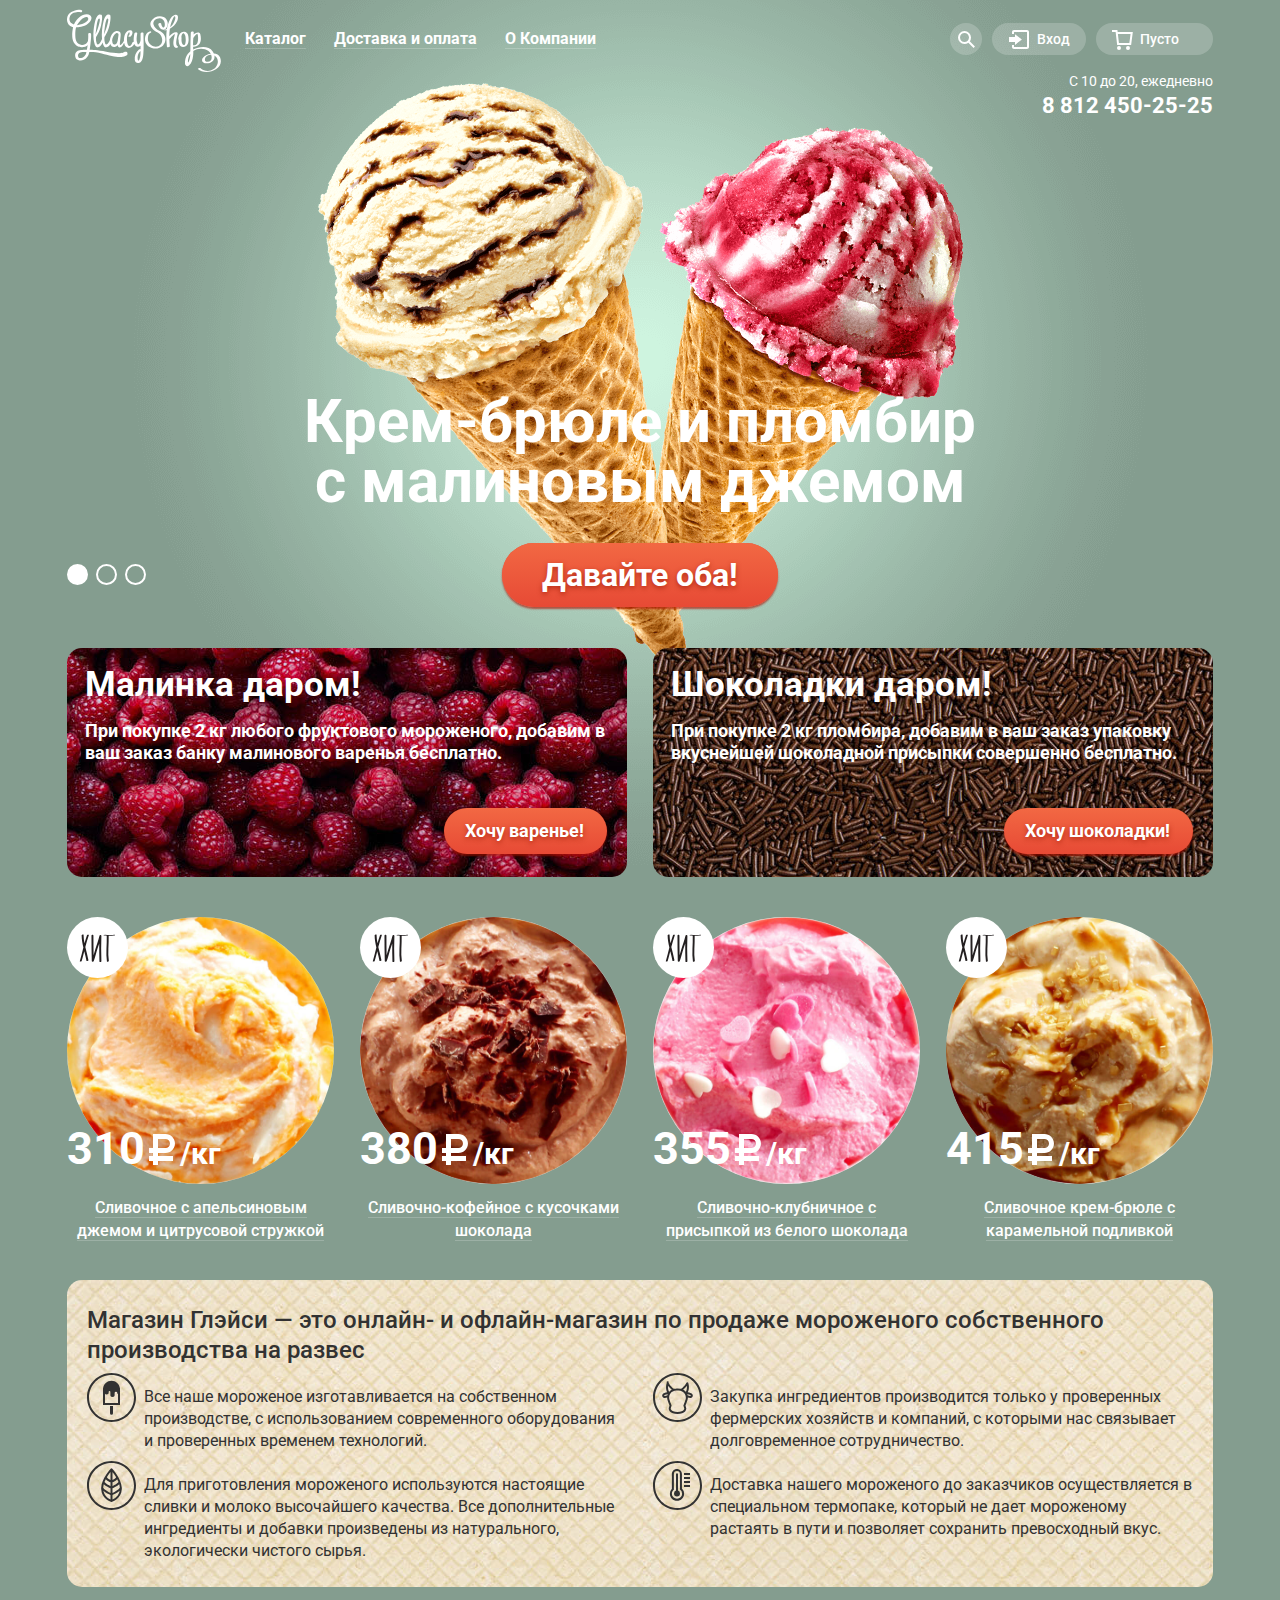
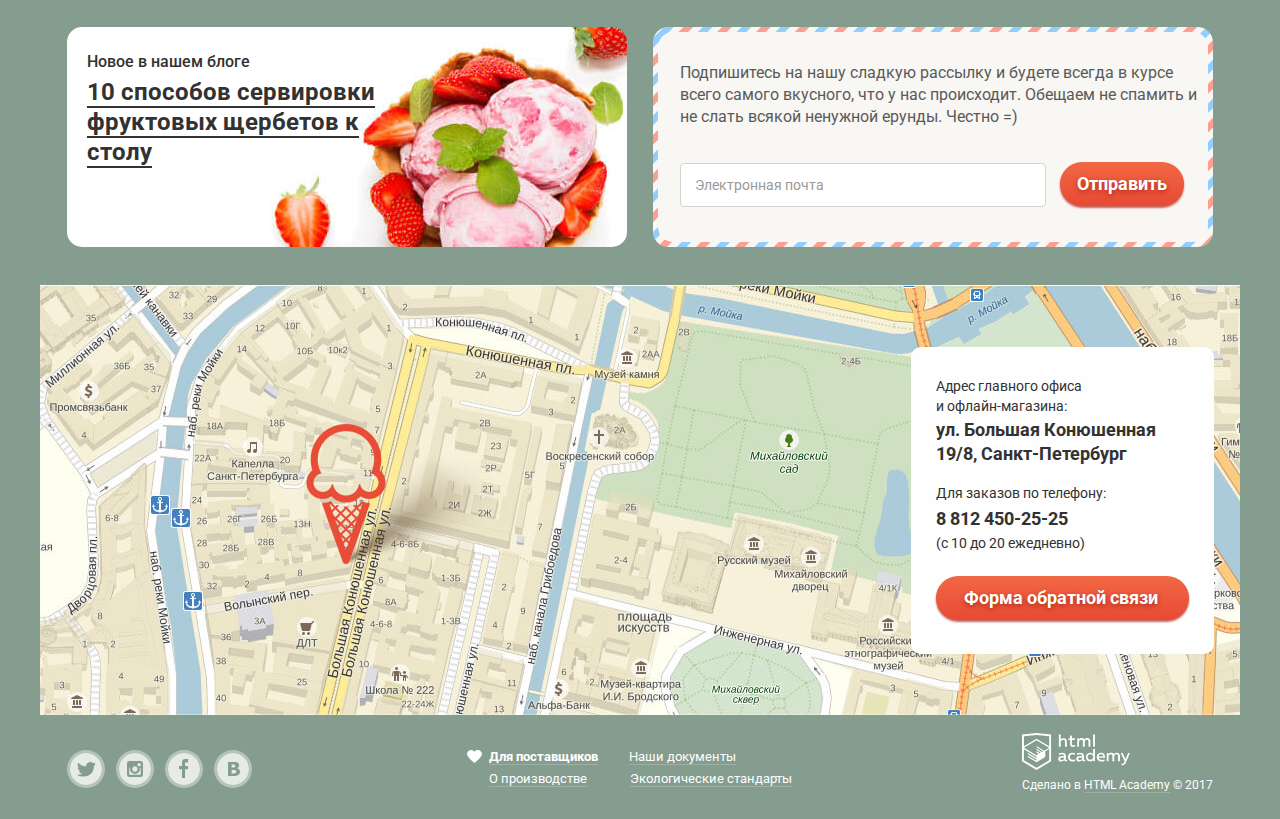
<file: index.html>
<!DOCTYPE html>
<html lang="ru">
    <head>
        <meta charset="utf-8">
        <link href="css/normalize.css" rel="stylesheet">
        <link href="https://fonts.googleapis.com/css?family=Roboto:400,500,700&amp;subset=cyrillic" rel="stylesheet" type="text/css"> 
        <link href="css/style.min.css" rel="stylesheet">
        <title>HTML Academy: Глейси</title>
    </head>
    <body>
        <input id="radio1" type="radio" name="toggle" class="toggle1 visually-hidden" checked>
        <input id="radio2" type="radio" name="toggle" class="toggle2 visually-hidden">
        <input id="radio3" type="radio" name="toggle" class="toggle3 visually-hidden">
        <div class="index-background">
            <header class="main-header container">
                <div class="flex-wrapper">
                    <a class="main-header-logo">
                        <img src="img/logo.svg" width="154" height="64" alt="Логотип магазина «Gllacy»">
                    </a>
                    <nav class="main-navigation">
                        <ul class="site-navigation">
                            <li class="parent-link main-page">
                                <a href="#">Каталог</a>
                                <ul class="sub-menu">
                                    <li class="sub-first">
                                        <a href="#" class="after-line">Новинки</a>
                                    </li>
                                    <li>
                                        <a href="catalog.html">Сливочное</a>
                                    </li>
                                    <li>
                                        <a href="#">Щербеты</a>
                                    </li>
                                    <li>
                                        <a href="#">Фруктовый лед</a>
                                    </li>
                                    <li class="sub-last">
                                        <a href="#">Мелорин</a>
                                    </li>
                                </ul>
                            </li>
                            <li class="delivery">
                                <a href="#">Доставка и оплата</a>
                            </li>
                            <li class="about-company">
                                <a href="#">О Компании</a>
                            </li>
                        </ul>
                    </nav>  
                    <ul class="user-navigation">
                        <li class="type-search">
                            <a href="#"><span class="visually-hidden">Поиск</span></a>
                            <form action="https://echo.htmlacademy.ru" method="post">
                                <label for="search-form" class="visually-hidden">Поиск</label>
                                <input id="search-form" type="search" placeholder="Что ищем?" name="search" class="input-style">
                            </form>
                        </li>
                        <li class="login-link">
                            <a href="#">Вход</a>
                            <form action="https://echo.htmlacademy.ru" method="post">
                                <p>
                                    <label for="login-email" class="visually-hidden">Электронная почта</label>
                                    <input id="login-email" type="text" placeholder="Электронная почта" name="email" class="input-style">
                                </p>
                                <p>
                                    <label for="login-password" class="visually-hidden">Пароль</label> 
                                    <input id="login-password" type="password" placeholder="Пароль" name="password" class="input-style">
                                </p>
                                <div class="btn-wrapper">
                                    <button type="submit" class="btn btn-login">Войти</button>
                                    <div class="login-option">
                                        <a href="#">Забыли пароль?</a>
                                        <a href="#">Новая регистрация</a>
                                    </div>    
                                </div> 
                            </form>
                        </li>
                        <li class="basket">
                            <a href="#" class="basket-empty">Пусто</a>
                        </li>
                    </ul>
                </div>
                <div class="header-contact-info">
                    <p>С 10 до 20, ежедневно</p>
                    <a href="tel:+78124502525">8 812 450-25-25</a>
                </div>
            </header>
            <main>
                <h1 class="visually-hidden">Магазин мороженного "Gllacy"</h1>
                <div class="banner container">
                    <div class="banner-slide slide1">
                        <h2 class="title-slide">Крем-брюле и пломбир с малиновым джемом</h2>
                        <a href="#" class="btn btn-slide">Давайте оба!</a>
                    </div>
                    <div class="banner-slide slide2">   
                        <h2 class="title-slide">Шоколадный пломбир и лимонный сорбет</h2>
                        <a href="#" class="btn btn-slide">Давайте оба!</a>
                    </div>
                    <div class="banner-slide slide3">
                        <h2 class="title-slide">Пломбир с помадкой и клубничный щербет</h2>
                        <a href="#" class="btn btn-slide">Давайте оба!</a>
                    </div>
                    <div class="banner-radio">
                        <label for="radio1" class="toggle1">Первый слайд</label>
                        <label for="radio2" class="toggle2">Второй слайд</label>
                        <label for="radio3" class="toggle3">Третий слайд</label>
                    </div>
                </div>
                <section class="bonus container">
                    <h2 class="visually-hidden">Бонусные предложения</h2>
                    <div class="bonus-raspberry">
                        <h3>Малинка даром!</h3>
                        <p>При покупке 2 кг любого фруктового мороженого, добавим в ваш заказ банку малинового варенья бесплатно.</p>
                        <a href="#" class="btn bonus-card-btn">Хочу варенье!</a>
                    </div>
                    <div class="bonus-chocolate">
                        <h3>Шоколадки даром!</h3>
                        <p>При покупке 2 кг пломбира, добавим в ваш заказ упаковку вкуснейшей шоколадной присыпки совершенно бесплатно.</p>
                        <a href="#" class="btn bonus-card-btn">Хочу шоколадки!</a>
                    </div>
                </section>
                <section class="hits container">
                    <h2 class="visually-hidden">Популярные товары</h2>
                    <div class="catalog-item icon-hit">
                        <img src="img/catalog-icecream1.jpg" width="267" height="267" alt="Апельсиновое мороженое"> 
                        <p class="price">310<span class="ruble"></span><span class="kilo">/кг</span></p>
                        <h3 class="name-item">
                            <a href="#">Сливочное с апельсиновым джемом и цитрусовой стружкой</a>
                        </h3>
                        <div class="shadow-hover">
                            <a href="#" class="btn btn-view">Быстрый просмотр</a>
                        </div>
                    </div>
                    <div class="catalog-item icon-hit">
                        <img src="img/catalog-icecream2.jpg" width="267" height="267" alt="Кофейное мороженое"> 
                        <p class="price">380<span class="ruble"></span><span class="kilo">/кг</span></p>
                        <h3 class="name-item">
                            <a href="#">Сливочно-кофейное с кусочками шоколада</a>
                        </h3>
                        <div class="shadow-hover">
                            <a href="#" class="btn btn-view">Быстрый просмотр</a>
                        </div>
                    </div>
                    <div class="catalog-item icon-hit">
                        <img src="img/catalog-icecream3.jpg" width="267" height="267" alt="Клубничное мороженое"> 
                        <p class="price">355<span class="ruble"></span><span class="kilo">/кг</span></p>
                        <h3 class="name-item">
                            <a href="#">Сливочно-клубничное с присыпкой из белого шоколада</a>
                        </h3>
                        <div class="shadow-hover">
                            <a href="#" class="btn btn-view">Быстрый просмотр</a>
                        </div>
                    </div>
                    <div class="catalog-item icon-hit">
                        <img src="img/catalog-icecream4.jpg" width="267" height="267" alt="Мороженое Крем-брюле"> 
                        <p class="price">415<span class="ruble"></span><span class="kilo">/кг</span></p>
                        <h3 class="name-item">
                            <a href="#">Сливочное крем-брюле с карамельной подливкой</a>
                        </h3>
                        <div class="shadow-hover">
                            <a href="#" class="btn btn-view">Быстрый просмотр</a>
                        </div>
                    </div>  
                </section>
                <section class="benefit container">
                    <h2 class="visually-hidden">Преимущества</h2>
                    <div class="about-us">
                        <h3>Магазин Глэйси — это онлайн- и офлайн-магазин по продаже мороженого собственного производства на развес</h3>
                        <ul>
                            <li class="benefit-icon ice-icon">Все наше мороженое изготавливается на собственном производстве, с использованием современного оборудования и проверенных временем технологий.</li>
                            <li class="benefit-icon cow-icon">Закупка ингредиентов  производится только у проверенных фермерских хозяйств и компаний, с которыми нас связывает долговременное сотрудничество.</li>
                            <li class="benefit-icon eco-icon">Для приготовления мороженого используются настоящие сливки и молоко высочайшего качества. Все дополнительные ингредиенты и добавки произведены из натурального, экологически чистого сырья.</li>
                            <li class="benefit-icon thermometer-icon">Доставка нашего мороженого до заказчиков осуществляется в специальном термопаке, который не дает мороженому растаять в пути и позволяет сохранить превосходный вкус.</li>
                        </ul>
                    </div>
                </section>
                <div class="other-info container">
                    <article class="blog">
                        <div class="new-in">
                            <h2>Новое в нашем блоге</h2>
                            <a href="#">10 способов сервировки фруктовых щербетов к столу</a>
                        </div>
                    </article>
                    <section class="subscription">
                        <h2 class="visually-hidden">Подписка на рассылку</h2>
                        <div class="news">
                            <div class="bg-white">
                                <p>Подпишитесь на нашу сладкую рассылку и будете всегда в курсе всего самого вкусного, что у нас происходит. Обещаем не спамить и не слать всякой ненужной ерунды. Честно =)</p>
                                <form action="https://echo.htmlacademy.ru" method="post">
                                    <label for="subscription-email" class="visually-hidden">Электронная почта</label>
                                    <input id="subscription-email" type="text" placeholder="Электронная почта" name="email" class="input-style">
                                    <button type="submit" class="btn btn-sub">Отправить</button>
                                </form>    
                            </div>
                        </div>
                    </section>    
                </div>
                <section class="contacts" id="map">
                    <h2 class="visually-hidden">Наши контакты</h2>
                    <div class="container">
                        <div class="address">
                            <p>Адрес главного офиса и офлайн-магазина:</p>
                            <b>ул. Большая Конюшенная 19/8, Санкт-Петербург</b>
                            <p>Для заказов по телефону:</p>
                            <a href="tel:+78124502525">8 812 450-25-25</a>
                            <p>(с 10 до 20 ежедневно)</p>
                            <a href="#" class="btn btn-fullback">Форма обратной связи</a>                    
                        </div>
                    </div>
                </section>
            </main>
            <footer class="main-footer container">
                <div class="footer-social">
                    <ul>
                        <li>
                            <a class="social-btn tw-btn" href="#"><span class="visually-hidden">Twitter</span></a>
                        </li>
                        <li>
                            <a class="social-btn inst-btn" href="#"><span class="visually-hidden">Instagram</span></a>
                        </li>
                        <li>
                            <a class="social-btn fb-btn" href="#"><span class="visually-hidden">Facebook</span></a>
                        </li>
                        <li>
                            <a class="social-btn vk-btn" href="#"><span class="visually-hidden">VK</span></a>
                        </li>
                    </ul>
                </div>
                <div class="useful-info">
                    <ul>
                        <li class="suppliers-heart">
                            <a href="#" class="suppliers footer-link">Для поставщиков</a>
                        </li>
                        <li>
                            <a href="#" class="footer-link">Наши документы</a>
                        </li>
                        <li>
                            <a href="#" class="footer-link">О производстве</a>
                        </li>
                        <li>
                            <a href="#" class="footer-link">Экологические стандарты</a>
                        </li>
                    </ul>
                </div>
                <div class="copyright">
                    <a href="https://htmlacademy.ru/intensive/htmlcss">
                        <img src="img/logo-htmlacademy.svg" width="108" height="39" alt="HTMLacademy">
                    </a>
                    <p>Сделано в <a href="https://htmlacademy.ru/intensive/htmlcss" class="footer-link">HTML Academy</a> &#169; 2017</p>
                </div>
            </footer>
        </div>
        <div class="feedback-form">
            <p>Мы обязательно вам ответим!</p>
            <button type="button" class="modal-close-big">Закрыть</button>
            <form action="https://echo.htmlacademy.ru" method="post">
                <p>
                    <label for="feedback-name" class="visually-hidden">Имя</label>
                    <input id="feedback-name" type="text" placeholder="Как вас зовут?" name="name" class="input-style">
                </p>
                <p>
                    <label for="feedback-email" class="visually-hidden">Электронная почта</label>
                    <input id="feedback-email" type="text" placeholder="Ваша почта для ответа?" name="email" class="input-style">
                </p>
                <p>
                    <label for="textarea" class="visually-hidden">Ваш вопрос</label>
                    <textarea id="textarea" placeholder="Напишите что-нибудь..." name="question" class="input-style"></textarea>
                </p>
                <button type="submit" class="btn btn-feedback">Отправить</button>
            </form>
        </div>
        <div class="feedback-overlay"></div>
        <script src="https://api-maps.yandex.ru/2.1/?lang=ru_RU" type="text/javascript"></script>
        <script src="js/script.min.js"></script>
    </body>
</html>
</file>
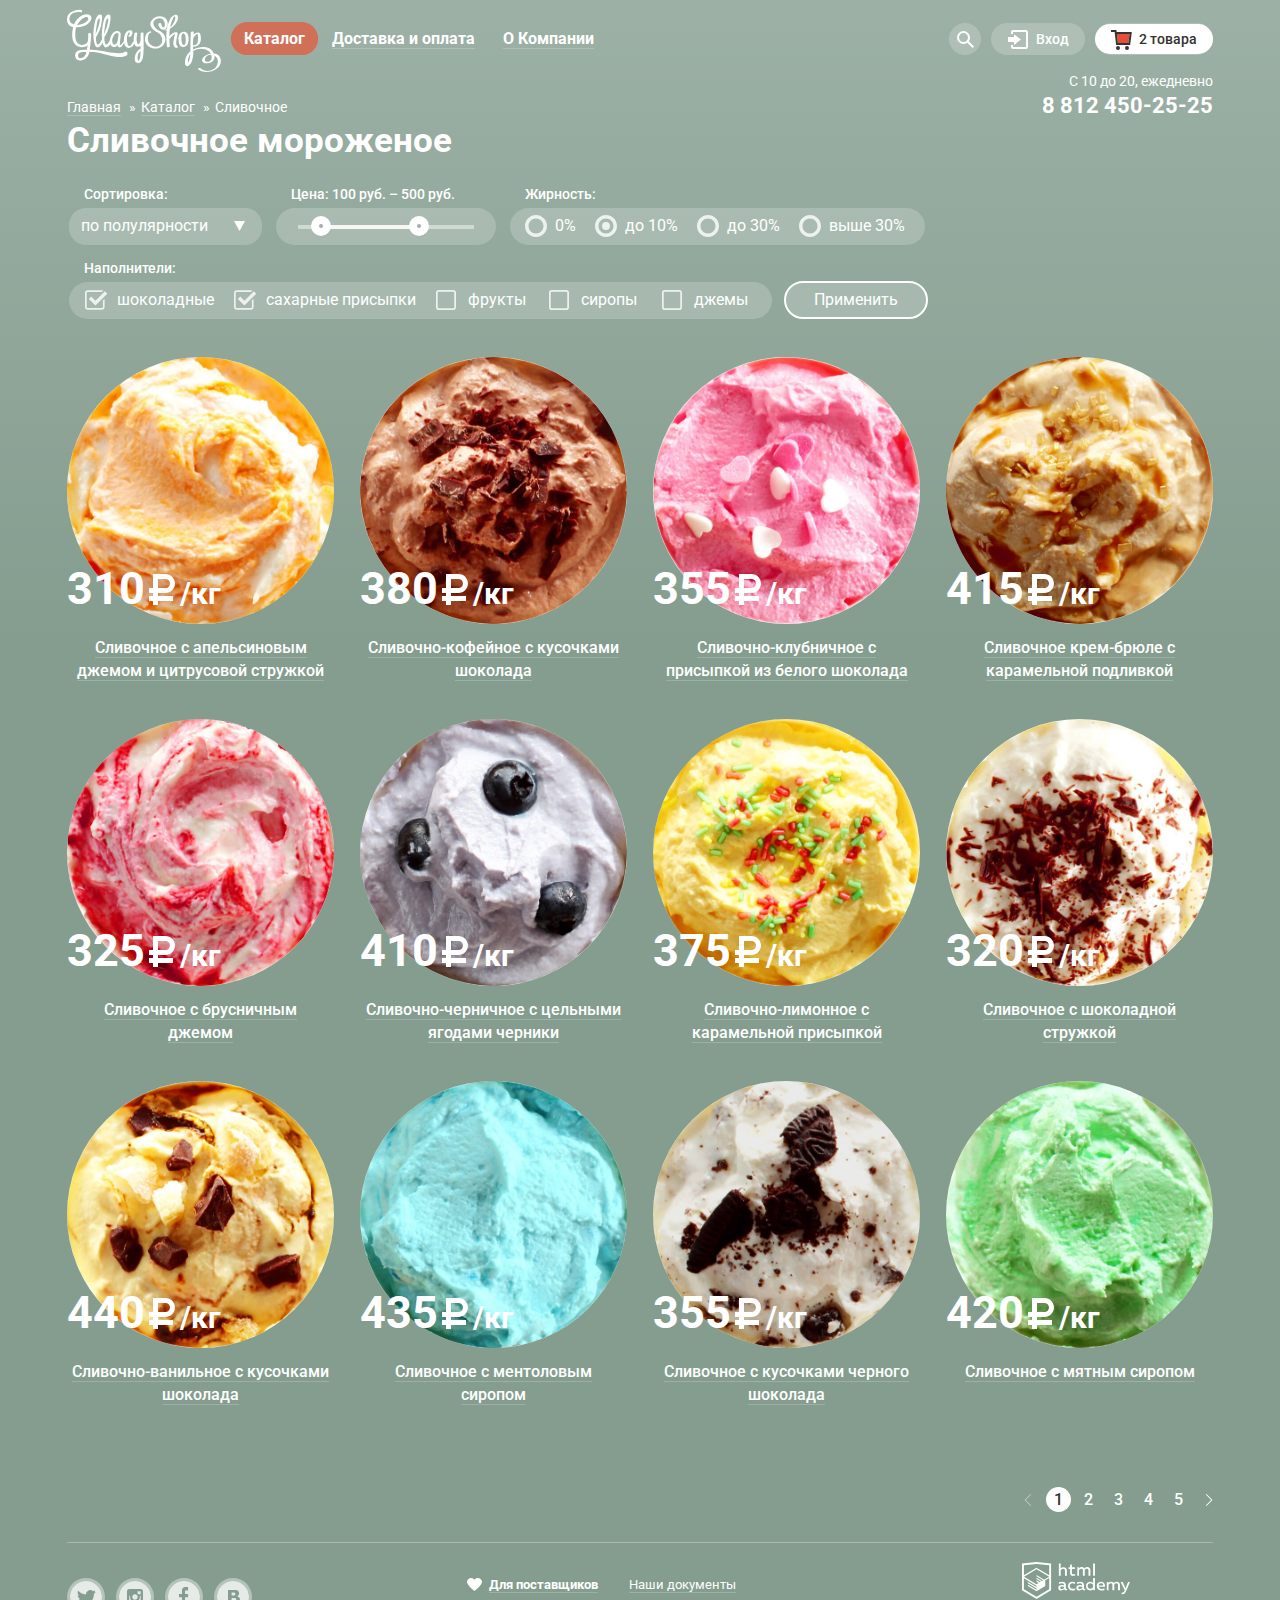
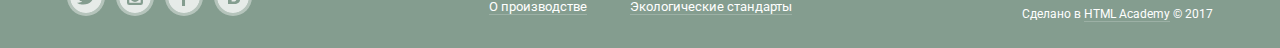
<file: catalog.html>
<!DOCTYPE html>
<html lang="ru">
    <head>
        <meta charset="utf-8">
        <link href="css/normalize.css" rel="stylesheet">
        <link href="https://fonts.googleapis.com/css?family=Roboto:400,500,700&amp;subset=cyrillic" rel="stylesheet" type="text/css">  
        <link href="css/style.min.css" rel="stylesheet">
        <title>HTML Academy: Глейси</title>
    </head>
    <body class="inner-light">
        <div class="container">
            <header class="main-header">
                <div class="flex-wrapper">
                    <a href="index.html" class="main-header-logo">
                        <img src="img/logo.svg" width="154" height="64" alt="Логотип магазина «Gllacy»">
                    </a>
                    <nav class="main-navigation">
                        <ul class="site-navigation">
                            <li class="parent-link inside-page">
                                <a href="#" class="active-page">Каталог</a>
                                <ul class="sub-menu">
                                    <li class="sub-first">
                                        <a href="#">Новинки</a>
                                    </li>
                                    <li>
                                        <a class="active">Сливочное</a>
                                    </li>
                                    <li>
                                        <a href="#">Щербеты</a>
                                    </li>
                                    <li>
                                        <a href="#">Фруктовый лед</a>
                                    </li>
                                    <li class="sub-last">
                                        <a href="#">Мелорин</a>
                                    </li>
                                </ul>
                            </li>
                            <li class="delivery">
                                <a href="#">Доставка и оплата</a>
                            </li>
                            <li class="about-company">
                                <a href="#">О Компании</a>
                            </li>
                        </ul>
                    </nav>  
                    <ul class="user-navigation">
                    <li class="type-search">
                        <a href="#"><span class="visually-hidden">Поиск</span></a>
                        <form action="https://echo.htmlacademy.ru" method="post">
                            <label for="search-form" class="visually-hidden">Поиск</label>
                            <input id="search-form" type="search" placeholder="Что ищем?" name="search" class="input-style">                    
                        </form>
                    </li>
                    <li class="login-link">
                        <a href="#">Вход</a>
                        <form action="https://echo.htmlacademy.ru" method="post">
                            <p>
                                <label for="login-email" class="visually-hidden">Электронная почта</label>
                                <input id="login-email" type="text" placeholder="Электронная почта" name="email" class="input-style">
                            </p>
                            <p>
                                <label for="login-password" class="visually-hidden">Пароль</label> 
                                <input id="login-password" type="password" placeholder="Пароль" name="password" class="input-style">
                            </p>
                            <div class="btn-wrapper">
                                <button type="submit" class="btn btn-login">Войти</button>
                                <div class="login-option">
                                    <a href="#">Забыли пароль?</a>
                                    <a href="#">Новая регистрация</a>
                                </div>    
                            </div>
                        </form>
                    </li>
                    <li class="basket">
                        <a href="#" class="basket-full">2 товара</a>
                        <div class="basket-box">
                            <table class="basket-table">
                                <tr class="first-row">
                                    <td class="cell-1"><button type="button" class="modal-close">Удалить</button></td>
                                    <td class="cell-2">Пломбир с апельсиновым джемом</td>
                                    <td class="cell-3">1,5 кг x <span>200 руб.</span></td>
                                    <td class="cell-4">300 руб.</td>
                                </tr>
                                <tr class="second-row">
                                    <td class="cell-1"><button type="button" class="modal-close">Удалить</button></td>
                                    <td class="cell-2">Клубничный пломбир с присыпкой  из белого шоколада</td>
                                    <td class="cell-3">1,5 кг x <span>300 руб.</span></td>
                                    <td class="cell-4">450 руб.</td>
                                </tr>
                            </table>
                            <div class="basket-down">
                                <p>Итого: 750 руб.</p>
                                <a href="#" class="btn btn-basket">Оформить заказ</a>
                            </div>
                        </div>
                    </li>
                </ul>
                </div>
                <div class="header-contact-info">
                    <p>С 10 до 20, ежедневно</p>
                    <a href="tel:+78124502525">8 812 450-25-25</a>
                </div>
            </header>
            <main>
                <section>
                    <ul class="breadcrumbs">
                        <li>
                            <a href="index.html">Главная</a>
                        </li>
                        <li>
                            <a href="#">Каталог</a>
                        </li>
                        <li>Сливочное</li>
                    </ul>
                    <h1 class="page-title">Сливочное мороженое</h1>
                </section>
                <section class="sort">
                    <h2 class="visually-hidden">Сортировка</h2>
                    <form action="https://echo.htmlacademy.ru" method="get" class="sort-box">
                        <fieldset class="sort-by">
                            <legend>Сортировка:</legend>
                            <select name="sort-by" class="sort-form">
                                <option value="popular">по полулярности</option>
                                <option value="lowest-first">сначала недорогие</option>
                                <option value="highest-first">сначала дорогие</option>
                                <option value="fatness">по жирности</option>
                            </select>
                        </fieldset>
                        <fieldset class="sort-price">
                            <legend>Цена: 100 руб. – 500 руб.</legend>
                            <div class="sort-form">
                                <div class="range-button">
                                    <label for="range" class="visually-hidden">Сортировка по цене</label>
                                    <input id="range" type="range" min="100" max="500" value="200" name="range">
                                </div>
                            </div>    
                        </fieldset>
                        <fieldset class="sort-fatness">
                            <legend>Жирность:</legend>
                            <div class="sort-form sort-fat">
                                <input type="radio" id="nofat" value="0" name="fatness" class="visually-hidden radio-sort">
                                <label for="nofat" class="inline" tabindex="1">0%</label>
                                <input type="radio" id="lessthan10" value="10" name="fatness" class="visually-hidden radio-sort" checked>
                                <label for="lessthan10" class="inline" tabindex="1">до 10%</label>
                                <input type="radio" id="lessthan30" value="30" name="fatness" class="visually-hidden radio-sort">
                                <label for="lessthan30" class="inline" tabindex="1">до 30%</label>
                                <input type="radio" id="morethan30" value="up30" name="fatness" class="visually-hidden radio-sort">
                                <label for="morethan30" class="inline" tabindex="1">выше 30%</label>
                            </div>
                        </fieldset>
                        <fieldset class="sort-add">
                            <legend>Наполнители:</legend>
                            <div class="sort-form sort-additive">
                                <input type="checkbox" id="choco" value="choco" name="additive" class="visually-hidden checkbox-sort" checked>
                                <label for="choco" class="inline" tabindex="1">шоколадные</label>
                                <input type="checkbox" id="sugar" value="sugar" name="additive" class="visually-hidden checkbox-sort" checked>
                                <label for="sugar" class="inline" tabindex="1">сахарные присыпки</label>
                                <input type="checkbox" id="fruit" value="fruit" name="additive" class="visually-hidden checkbox-sort">
                                <label for="fruit" class="inline" tabindex="1">фрукты</label>
                                <input type="checkbox" id="syrup" value="syrup" name="additive" class="visually-hidden checkbox-sort">
                                <label for="syrup" class="inline" tabindex="1">сиропы</label>
                                <input type="checkbox" id="jam" value="jam" name="additive" class="visually-hidden checkbox-sort">
                                <label for="jam" class="inline">джемы</label>
                            </div>    
                        </fieldset>
                        <button type="submit" class="btn-sort">Применить</button>
                    </form>
                </section>
                <section class="catalog">
                    <div class="catalog-content">
                        <h2 class="visually-hidden">Каталог мороженого</h2>
                        <div class="catalog-item">
                            <img src="img/catalog-icecream1.jpg" width="267" height="267" alt="Апельсиновое мороженое"> 
                            <p class="price">310<span class="ruble"></span><span class="kilo">/кг</span></p>
                            <h3 class="name-item">
                                <a href="#">Сливочное с апельсиновым джемом и цитрусовой стружкой</a>
                            </h3>
                            <div class="shadow-hover">
                                <a href="#" class="btn btn-view">Быстрый просмотр</a>
                            </div>
                        </div>                
                        <div class="catalog-item">
                            <img src="img/catalog-icecream2.jpg" width="267" height="267" alt="Кофейное мороженое"> 
                            <p class="price">380<span class="ruble"></span><span class="kilo">/кг</span></p>
                            <h3 class="name-item">
                                <a href="#">Сливочно-кофейное с кусочками шоколада</a>
                            </h3>    
                            <div class="shadow-hover">
                                <a href="#" class="btn btn-view">Быстрый просмотр</a>
                            </div>
                        </div>
                        <div class="catalog-item">
                            <img src="img/catalog-icecream3.jpg" width="267" height="267" alt="Клубничное мороженое"> 
                            <p class="price">355<span class="ruble"></span><span class="kilo">/кг</span></p>
                            <h3 class="name-item">
                                <a href="#">Сливочно-клубничное с присыпкой из белого шоколада</a>
                            </h3>
                            <div class="shadow-hover">
                                <a href="#" class="btn btn-view">Быстрый просмотр</a>
                            </div>
                        </div>
                        <div class="catalog-item">
                            <img src="img/catalog-icecream4.jpg" width="267" height="267" alt="Мороженое Крем-брюле"> 
                            <p class="price">415<span class="ruble"></span><span class="kilo">/кг</span></p>
                            <h3 class="name-item">
                                <a href="#">Сливочное крем-брюле с карамельной подливкой</a>
                            </h3>    
                            <div class="shadow-hover">
                                <a href="#" class="btn btn-view">Быстрый просмотр</a>
                            </div>
                        </div>
                        <div class="catalog-item">
                            <img src="img/catalog-icecream5.jpg" width="267" height="267" alt="Брусничное мороженое"> 
                            <p class="price">325<span class="ruble"></span><span class="kilo">/кг</span></p>
                            <h3 class="name-item">
                                <a href="#">Сливочное с брусничным джемом</a>
                            </h3>    
                            <div class="shadow-hover">
                                <a href="#" class="btn btn-view">Быстрый просмотр</a>
                            </div>
                        </div>
                        <div class="catalog-item">
                            <img src="img/catalog-icecream6.jpg" width="267" height="267" alt="Черничное мороженое"> 
                            <p class="price">410<span class="ruble"></span><span class="kilo">/кг</span></p>
                            <h3 class="name-item">
                                <a href="#">Сливочно-черничное с цельными ягодами черники</a>
                            </h3>    
                            <div class="shadow-hover">
                                <a href="#" class="btn btn-view">Быстрый просмотр</a>
                            </div>
                        </div>
                        <div class="catalog-item">
                            <img src="img/catalog-icecream7.jpg" width="267" height="267" alt="Лимонное мороженое"> 
                            <p class="price">375<span class="ruble"></span><span class="kilo">/кг</span></p>
                            <h3 class="name-item">
                                <a href="#">Сливочно-лимонное с карамельной присыпкой</a>
                            </h3>    
                            <div class="shadow-hover">
                                <a href="#" class="btn btn-view">Быстрый просмотр</a>
                            </div>
                        </div>
                        <div class="catalog-item">
                            <img src="img/catalog-icecream8.jpg" width="267" height="267" alt="Сливочное мороженое"> 
                            <p class="price">320<span class="ruble"></span><span class="kilo">/кг</span></p>
                            <h3 class="name-item">
                                <a href="#">Сливочное с шоколадной стружкой</a>
                            </h3>    
                            <div class="shadow-hover">
                                <a href="#" class="btn btn-view">Быстрый просмотр</a>
                            </div>
                        </div>
                        <div class="catalog-item">
                            <img src="img/catalog-icecream9.jpg" width="267" height="267" alt="Ванильное мороженое"> 
                            <p class="price">440<span class="ruble"></span><span class="kilo">/кг</span></p>
                            <h3 class="name-item">
                                <a href="#">Сливочно-ванильное с кусочками шоколада</a>
                            </h3>    
                            <div class="shadow-hover">
                                <a href="#" class="btn btn-view">Быстрый просмотр</a>
                            </div>
                        </div>
                        <div class="catalog-item">
                            <img src="img/catalog-icecream10.jpg" width="267" height="267" alt="Ментоловое мороженое"> 
                            <p class="price">435<span class="ruble"></span><span class="kilo">/кг</span></p>
                            <h3 class="name-item">
                                <a href="#">Сливочноe с ментоловым сиропом</a>
                            </h3>    
                            <div class="shadow-hover">
                                <a href="#" class="btn btn-view">Быстрый просмотр</a>
                            </div>
                        </div>
                        <div class="catalog-item">
                            <img src="img/catalog-icecream11.jpg" width="267" height="267" alt="Мороженое с черным шоколадом"> 
                            <p class="price">355<span class="ruble"></span><span class="kilo">/кг</span></p>
                            <h3 class="name-item">
                                <a href="#">Сливочное с кусочками черного шоколада</a>
                            </h3>    
                            <div class="shadow-hover">
                                <a href="#" class="btn btn-view">Быстрый просмотр</a>
                            </div>
                        </div>
                        <div class="catalog-item">
                            <img src="img/catalog-icecream12.jpg" width="267" height="267" alt="Мятное мороженое"> 
                            <p class="price">420<span class="ruble"></span><span class="kilo">/кг</span></p>
                            <h3 class="name-item">
                                <a href="#">Сливочное с мятным сиропом</a>
                            </h3>    
                            <div class="shadow-hover">
                                <a href="#" class="btn btn-view">Быстрый просмотр</a>
                            </div>
                        </div>
                    </div>
                    <div class="paginator">
                        <ul>
                            <li class="page page-prev">
                                <a>prev</a>
                            </li>
                            <li class="page page-active">
                                <a>1</a>
                            </li>
                            <li class="page">
                                <a href="#">2</a>
                            </li>
                            <li class="page">
                                <a href="#">3</a>
                            </li>
                            <li class="page">
                                <a href="#">4</a>
                            </li>
                            <li class="page">
                                <a href="#">5</a>
                            </li>
                            <li class="page page-next">
                                <a href="#">next</a>
                            </li>
                        </ul>
                    </div>
                </section>
            </main>
            <footer class="main-footer">
                <div class="footer-social">
                    <ul>
                        <li>
                            <a class="social-btn tw-btn" href="#"><span class="visually-hidden">Twitter</span></a>
                        </li>
                        <li>
                            <a class="social-btn inst-btn" href="#"><span class="visually-hidden">Instagram</span></a>
                        </li>
                        <li>
                            <a class="social-btn fb-btn" href="#"><span class="visually-hidden">Facebook</span></a>
                        </li>
                        <li>
                            <a class="social-btn vk-btn" href="#"><span class="visually-hidden">VK</span></a>
                        </li>
                    </ul>
                </div>
                <div class="useful-info">
                    <ul>
                        <li class="suppliers-heart">
                            <a href="#" class="suppliers footer-link">Для поставщиков</a>
                        </li>
                        <li>
                            <a href="#" class="footer-link">Наши документы</a>
                        </li>
                        <li>
                            <a href="#" class="footer-link">О производстве</a>
                        </li>
                        <li>
                            <a href="#" class="footer-link">Экологические стандарты</a>
                        </li>
                    </ul>
                </div>
                <div class="copyright">
                    <a href="https://htmlacademy.ru/intensive/htmlcss">
                        <img src="img/logo-htmlacademy.svg" width="108" height="39" alt="HTMLacademy">
                    </a>
                    <p>Сделано в <a href="https://htmlacademy.ru/intensive/htmlcss" class="footer-link">HTML Academy</a> &#169; 2017</p>
                </div>
            </footer>
        </div>
    </body>
</html>
</file>
<file: css/style.min.css>
.toggle1:checked~.index-background,.toggle2:checked~.index-background,.toggle3:checked~.index-background{background-position:top center;background-repeat:no-repeat}.after-line::after,.site-navigation>li::before,.user-navigation li::before{content:""}.basket>a,.first-row .cell-2,.login-link>a,.modal-close,.range-button::after,.range-button::before,.second-row .cell-2,.sort-by select,.toggle1:checked~.index-background,.toggle2:checked~.index-background,.toggle3:checked~.index-background{background-repeat:no-repeat}.about-us li,.breadcrumbs li,.footer-social li,.paginator li,.sub-menu li,.useful-info li,.user-navigation li{list-style:none}body{background-color:#849d8f;color:#323232;font-family:Roboto,Arial,sans-serif;font-size:16px;font-weight:400;line-height:22px;margin:0;padding:0}.btn,.main-navigation{font-weight:700;color:#fff}html{-webkit-box-sizing:border-box;box-sizing:border-box}*,::after,::before{-webkit-box-sizing:inherit;box-sizing:inherit}a{text-decoration:none}.container{margin:0 auto;padding:0 27px;width:1200px;position:relative}.index-background{margin:0 auto;min-width:1200px}.visually-hidden{clip:rect(0 0 0 0);height:1px;margin:-1px;position:absolute;width:1px}.btn{background-color:#e84d37;background-image:-webkit-gradient(linear,left bottom,left top,from(#e74a35),to(#f26843));background-image:-webkit-linear-gradient(bottom,#e74a35,#f26843);background-image:-o-linear-gradient(bottom,#e74a35,#f26843);background-image:linear-gradient(to top,#e74a35,#f26843);border-radius:35px;border:0;-webkit-box-shadow:0 2px 2px 0 rgba(172,16,0,.64);box-shadow:0 2px 2px 0 rgba(172,16,0,.64);cursor:pointer;font-size:18px;text-shadow:0 2px 5px rgba(160,32,11,.76);line-height:24px}.btn:focus,.btn:hover{background-color:#f07a63;background-image:-webkit-gradient(linear,left bottom,left top,from(#ec6f5e),to(#f58669));background-image:-webkit-linear-gradient(bottom,#ec6f5e,#f58669);background-image:-o-linear-gradient(bottom,#ec6f5e,#f58669);background-image:linear-gradient(to top,#ec6f5e,#f58669);outline:0}.btn:active{background-color:#db5338;background-image:-webkit-gradient(linear,left bottom,left top,from(#f26843),to(#e74a35));background-image:-webkit-linear-gradient(bottom,#f26843,#e74a35);background-image:-o-linear-gradient(bottom,#f26843,#e74a35);background-image:linear-gradient(to top,#f26843,#e74a35);-webkit-box-shadow:inset 0 2px 2px 0 rgba(172,16,0,.64);box-shadow:inset 0 2px 2px 0 rgba(172,16,0,.64)}.banner-slide{display:none}.banner-radio{position:absolute;z-index:10;font-size:0;bottom:11px}.catalog-item,.main-header{position:relative}.banner-radio label{display:inline-block;width:21px;height:21px;margin-right:8px;vertical-align:top;background-color:transparent;border:2px solid #fff;border-radius:50%;cursor:pointer}.inner-light{background-image:-webkit-linear-gradient(top,rgba(255,255,255,.2),transparent 650px);background-image:-o-linear-gradient(top,rgba(255,255,255,.2),transparent 650px);background-image:linear-gradient(to bottom,rgba(255,255,255,.2),transparent 650px)}.index-background{background-color:#849d8f}.banner-radio label:hover{background-color:rgba(248,247,244,.4)}.toggle1:checked~.index-background label[for=radio1],.toggle2:checked~.index-background label[for=radio2],.toggle3:checked~.index-background label[for=radio3]{background-color:#fff}.toggle1:checked~.index-background .slide1,.toggle2:checked~.index-background .slide2,.toggle3:checked~.index-background .slide3{display:block}.toggle1:checked~.index-background{background-color:#849d8f;background-image:url(../img/banner-icecream1.png)}.toggle2:checked~.index-background{background-color:#8996a6;background-image:url(../img/banner-icecream2.png)}.toggle3:checked~.index-background{background-color:#9d8b84;background-image:url(../img/banner-icecream3.png)}.bonus,.catalog-content,.flex-wrapper,.hits,.other-info{display:-webkit-box;display:-ms-flexbox;display:flex}.catalog-content,.hits{-ms-flex-wrap:wrap;flex-wrap:wrap;-webkit-box-pack:justify;-ms-flex-pack:justify;justify-content:space-between}.catalog-content{margin-bottom:44px}.catalog{border-bottom:1px solid rgba(255,255,255,.3)}.bonus,.other-info{-webkit-box-pack:justify;-ms-flex-pack:justify;justify-content:space-between;-ms-flex-wrap:wrap;flex-wrap:wrap}.catalog-item{-ms-flex-item-align:start;align-self:flex-start;width:267px}.flex-wrapper{padding-top:9px}.main-header-logo{margin-right:10px;width:154px}.main-navigation{line-height:18px;margin-right:auto;margin-top:14px;width:auto}.site-navigation{display:-webkit-box;display:-ms-flexbox;display:flex;-ms-flex-wrap:wrap;flex-wrap:wrap;margin:0;padding:0}.site-navigation ul{margin-top:15px}.site-navigation>li{position:relative;list-style:none;padding:7px 14px}.main-navigation a,.user-navigation a{color:#fff}.site-navigation .inside-page,.site-navigation .inside-page:active,.site-navigation .inside-page:hover{background-color:#d07058;border-radius:25px;padding:7px 0}.site-navigation .active-page{padding:7px 13px;border:none;background-color:#d07058;border-radius:25px}.site-navigation>li:active,.site-navigation>li:hover{background-color:#f7f6f3;border-radius:25px;-webkit-box-sizing:inherit;box-sizing:inherit;width:auto}.site-navigation>li:active a:not(.active-page),.site-navigation>li:hover a:not(.active-page){border:none;color:#333}.site-navigation .active-page:active,.site-navigation .active-page:hover{color:#fff}.site-navigation>li:active{-webkit-box-shadow:inset 0 2px 1px 0 rgba(105,105,105,.5);box-shadow:inset 0 2px 1px 0 rgba(105,105,105,.5)}.parent-link:hover .sub-menu{display:block;z-index:10}.site-navigation a{padding:7px 0 0;border-bottom:1px solid rgba(255,255,255,.2)}.site-navigation>li::before{height:30px;left:13px;position:absolute;top:24px;width:60px}.active{background-color:#d07058}.sub-first a:active,.sub-first a:hover{border-top-left-radius:5px;border-top-right-radius:5px}.sub-last a:active,.sub-last a:hover{border-bottom-left-radius:5px;border-bottom-right-radius:5px}.sub-menu{background-color:#f7f6f3;border-radius:5px;-webkit-box-shadow:0 20px 20px 0 rgba(0,0,0,.4);box-shadow:0 20px 20px 0 rgba(0,0,0,.4);display:none;font-size:14px;font-weight:400;left:-5px;line-height:16px;padding:0;position:absolute;top:25px;z-index:10;width:145px}.after-line::after{border-bottom:1px solid rgba(50,50,50,.2);height:1px;left:10px;position:absolute;top:35px;width:125px}.sub-menu li:first-child{font-weight:700}.sub-menu a{display:block;color:#323232;padding:10px 0 10px 20px}.sub-menu a:focus:not(.active),.sub-menu a:hover:not(.active){background-color:#fbded7;outline:0}.sub-menu a:active:not(.active){background-color:#f6b5a5}.user-navigation{-webkit-box-align:start;-ms-flex-align:start;align-items:flex-start;display:-webkit-box;display:-ms-flexbox;display:flex;-ms-flex-wrap:wrap;flex-wrap:wrap;font-size:14px;font-weight:500;-webkit-box-pack:end;-ms-flex-pack:end;justify-content:flex-end;line-height:16px;min-width:300px;margin-top:14px;padding:0}.user-navigation li::before{height:30px;position:absolute;top:20px;width:61px}.user-navigation li:first-child::before{left:-30px}.user-navigation li:nth-child(2)::before{left:5px}.basket>a{background-image:url(../img/basket-white.svg);background-position:16px 6px}.basket-full{padding:7px 16px 7px 44px}.basket-empty{padding:7px 34px 7px 44px}.login-link>a{padding:7px 16px 7px 45px;background-image:url(../img/entrance-white.svg);background-position:17px 6px}.basket,.login-link{background-color:rgba(255,255,255,.2);border-radius:20px;color:#fff;margin-left:10px;padding:8px 0}.basket>.basket-full,.login-link input,.login-option a,.user-navigation>li:hover>a{color:#323232}.user-navigation>li:hover{background-color:#fff}.login-link:hover>a{background-image:url(../img/entrance-black.svg)}.basket:hover>a{background-image:url(../img/basket-black.svg)}.basket:hover>.basket-full,.basket>.basket-full{background-color:#fff;background-image:url(../img/basket-red.svg);border-radius:20px}.basket,.login-link,.type-search{position:relative}.type-search a{display:block;height:32px;width:32px}.type-search{background-image:url(../img/loupe.svg);background-color:rgba(255,255,255,.2);background-position:50% 50%;background-repeat:no-repeat;border-radius:50%}.type-search:hover{background-image:url(../img/loupe-black.svg)}.type-search form{display:none;background-color:#f8f7f4;border-radius:6px;-webkit-box-shadow:0 20px 20px 0 rgba(0,0,0,.4);box-shadow:0 20px 20px 0 rgba(0,0,0,.4);left:-310px;padding:20px 15px;position:absolute;top:40px;z-index:2;width:341px}.type-search form:hover,.type-search:hover form{display:block}.type-search input{background-color:#fff;border:1px solid #d3d3d2;border-radius:4px;color:#323232;font-weight:700;font-size:14px;height:42px;line-height:24px;padding-left:14px;width:100%}.btn-wrapper{display:-webkit-box;display:-ms-flexbox;display:flex;-webkit-box-pack:justify;-ms-flex-pack:justify;justify-content:space-between}.login-link form{background-color:#f8f7f4;border-radius:6px;-webkit-box-shadow:0 20px 20px 0 rgba(0,0,0,.4);box-shadow:0 20px 20px 0 rgba(0,0,0,.4);display:none;height:220px;left:-185px;padding:24px 19px;position:absolute;top:40px;z-index:3;width:277px}.login-link form:hover,.login-link:hover form{display:block}.login-link p{margin:0}.login-link input{background-color:#fff;border:1px solid #d3d3d2;border-radius:4px;font-weight:700;font-size:14px;height:42px;line-height:24px;margin-bottom:20px;padding-left:14px;width:100%}.login-option{width:120px}.login-option a{margin:0;padding:0;border-bottom:1px solid rgba(50,50,50,.3);font-size:13px;font-weight:400;line-height:24px}.login-option a:active,.login-option a:hover{border-bottom:1px solid rgba(232,77,55,.3);color:#e84d37}.user-navigation input:focus,.user-navigation input:hover{border:2px solid rgba(153,153,153,.5);padding-left:13px;color:#000;outline:0}.user-navigation input:focus{border-color:rgba(46,136,228,.5);color:#323232;font-weight:700}.btn-login{border-radius:20px;font-size:18px;font-weight:700;line-height:24px;padding:10px 25px}.basket-box{background-color:#f8f7f4;border-radius:4px;-webkit-box-shadow:0 20px 20px 0 rgba(0,0,0,.4);box-shadow:0 20px 20px 0 rgba(0,0,0,.4);color:#323232;display:none;min-height:243px;padding:13px 16px;position:absolute;right:0;top:40px;z-index:6;width:540px}.basket-box>div{text-align:right}.basket-box p{text-align:right;font-size:15px;font-weight:700;line-height:18px;margin:0 0 24px;padding:0}.cell-3,.cell-4{text-align:center}.basket-table{font-size:13px;font-weight:400;line-height:16px;min-height:120px;margin-bottom:13px;border-bottom:1px solid #cacac7}.basket .basket-box:hover,.basket:hover .basket-box{display:block}.basket-table tr{vertical-align:baseline}.basket-table td{padding-top:13px;padding-bottom:13px}.cell-2{width:275px;padding-left:45px}.cell-1{width:25px}.cell-3{width:115px}.cell-3 span{color:#999}.cell-4{width:80px}.first-row .cell-2{background-image:url(../img/basket-icecream-orange.png);background-size:33px;background-position:0 5px}.second-row .cell-2{background-image:url(../img/basket-icecream-pink.png);background-size:33px;background-position:0 5px}.modal-close{font-size:0;border:none;background-color:transparent;background-image:url(../img/cross-small.svg);width:11px;height:25px;cursor:pointer}.btn-basket{margin-left:auto;color:#fff;padding:10px 15px;min-width:172px}.btn-basket a{color:#fff}.header-contact-info{margin-top:-6px;text-align:right}.banner,.catalog,.hits{text-align:center}.header-contact-info a{color:#fff;display:block;font-size:22px;font-weight:700;line-height:24px;margin-top:5px}.header-contact-info p{color:#fff;font-size:14px;line-height:16px;margin:0}.breadcrumbs{display:-webkit-box;display:-ms-flexbox;display:flex;margin-bottom:4px;margin-top:-19px;padding:0}.breadcrumbs a,.breadcrumbs li{color:#fff;font-size:14px;font-weight:400;line-height:16px;z-index:5}.breadcrumbs li{margin-right:20px;position:relative}.breadcrumbs li:not(:last-child)::after{content:"»";position:absolute;right:-15px;top:0}.breadcrumbs a{border-bottom:1px solid rgba(255,255,255,.2);display:block}.breadcrumbs a:active,.breadcrumbs a:focus,.breadcrumbs a:hover{border-bottom:1px solid rgba(255,188,158,.3);color:#ffbc9e;outline:0}.page-title{color:#fff;font-size:35px;font-weight:700;line-height:41px;margin-top:0;margin-bottom:25px}.sort-price .sort-form::after,.sort-price .sort-form::before{top:50%;height:4px;margin-top:-2px;content:"";position:absolute}.sort{margin-bottom:38px}.sort-box{display:-webkit-box;display:-ms-flexbox;display:flex;-ms-flex-wrap:wrap;flex-wrap:wrap;-ms-flex-line-pack:justify;align-content:space-between}.sort-by select{width:193px;padding-left:12px;border-radius:17px;background-image:url(../img/icon-down-white.svg);background-position:165px 13px;color:#fff;border:none;cursor:pointer;-webkit-appearance:none;-moz-appearance:none;appearance:none}.sort-by select::-ms-expand{display:none}.sort-by select:hover{background-image:url(../img/icon-down-black.svg);color:#323232}.sort-form option{padding-top:10px}.sort-price input{display:none}.sort-price .sort-form::before{left:44px;width:106px;background-color:#f8f7f4}.sort-price .sort-form::after{left:50%;width:176px;margin-left:-88px;background-color:rgba(248,247,244,.5)}.btn-sort,.sort-form{background-color:rgba(255,255,255,.2)}.range-button{cursor:pointer}.range-button::after,.range-button::before{content:"";display:block;position:absolute;z-index:5;width:20px;height:23px;background-image:url(../img/filter-button.svg);background-position:0 0;cursor:pointer;top:8px}.inline,.ruble{display:inline-block}.range-button::before{left:35px}.range-button::after{right:67px}.sort-price{width:220px}.sort-fatness{width:415px}.inline{vertical-align:top}.sort-additive label,.sort-fat label{cursor:pointer;position:relative;margin-top:7px}.checkbox-sort+label::before,.radio-sort+label::before{background-size:contain;background-repeat:no-repeat;position:absolute;content:""}.sort-fat label{padding-left:45px}.sort-additive label{padding-left:48px;min-width:109px}.checkbox-sort+label,.radio-sort+label{outline:0}.radio-sort+label::before{background-image:url(../img/radio-off.svg);height:22px;left:15px;top:0;width:22px;opacity:.8}.radio-sort:checked+label::before{background-image:url(../img/radio-on.svg);opacity:.8}.radio-sort+label:hover:before,.radio-sort:checked+label:hover:before,.radio-sort:focus+label::before{opacity:1}.radio-sort:disabled+label:before,.radio-sort:disabled:checked+label:before{opacity:.4}.checkbox-sort+label::before{background-image:url(../img/checkbox-off.svg);height:20px;left:16px;top:1px;width:25px;opacity:.8}.banner,.bonus div,.sort-form{position:relative}.checkbox-sort:checked+label:before{background-image:url(../img/checkbox-on.svg);opacity:.8}.checkbox-sort+label:hover::before,.checkbox-sort:checked+label:hover::before,.checkbox-sort:focus+label::before{opacity:1}.checkbox-sort:disabled+label::before,.checkbox-sort:disabled:checked+label::before{opacity:.4}.sort-add{width:703px;margin-top:15px}.sort fieldset{border:none;color:#fff;margin-right:12px;padding:0}.sort legend{font-size:14px;font-weight:500;line-height:16px;margin-left:15px}.sort option{font-size:16px;font-weight:500;line-height:18px}.sort-form{border-radius:20px;min-height:37px;margin-top:6px}.btn-sort{-ms-flex-item-align:end;align-self:flex-end;border:2px solid #fff;border-radius:20px;color:#fff;padding:8px 28px;cursor:pointer}.btn-sort:hover{background-color:#fff;border:none;color:#323232;padding:10px 30px}.banner h2,.bonus h3,.btn-slide{color:#fff;font-weight:700}.btn-sort:active{-webkit-box-shadow:inset 0 2px 1px 0 rgba(105,105,105,.5);box-shadow:inset 0 2px 1px 0 rgba(105,105,105,.5);border:none;padding:10px 30px}.banner{margin-bottom:51px;padding-top:274px}.banner h2{font-size:60px;line-height:60.35px;margin:0 auto 40px;width:680px}.btn-slide{font-size:32px;line-height:44px;padding:13px 40px}.bonus div{border-radius:15px;margin-bottom:40px;min-height:229px;padding:16px 18px;width:560px}.bonus-raspberry{background-color:#811031;background-image:url(../img/raspberry-bg.jpg);background-position:-50px -94px;background-repeat:repeat}.bonus h3{font-size:35px;line-height:41px;margin:0}.bonus p,.name-item a{color:#fff;line-height:22px}.bonus p{font-size:18px;font-weight:700;margin-top:15px;margin-bottom:50px;width:520px}.bonus-card-btn{bottom:23px;padding:11px 23px 11px 21px;position:absolute;right:20px}.bonus-chocolate{background-color:#553622;background-image:url(../img/chocolate-bg.jpg);background-position:-218px -104px;background-repeat:repeat}.icon-hit::before,.ruble{background-repeat:no-repeat}.hits{margin-bottom:38px}.icon-hit::before{background-image:url(../img/hit.svg);content:"";height:61px;position:absolute;width:61px;z-index:3}.catalog-content .catalog-item{margin-bottom:37px}.catalog-item img{border-radius:50%;margin-bottom:6px;position:relative;z-index:2}.catalog-item h3{margin:0;padding:0 5px}.name-item a{border-bottom:1px solid rgba(255,255,255,.2);font-size:16px;font-weight:500;position:relative;z-index:2}.name-item a:active,.name-item a:focus,.name-item a:hover{border-bottom:1px solid rgba(255,188,158,.3);color:#ffbc9e;outline:0}.catalog-item .price{color:#fff;font-size:45px;font-weight:700;line-height:45px;padding:0;position:absolute;top:209px;margin:0;z-index:2}.ruble{background-image:url(../img/ruble.svg);border:none;height:40px;margin:0 2px;vertical-align:middle;width:31px}.btn-view{bottom:21px;left:46px;padding:10px 16px;position:absolute}.shadow-hover{background-color:rgba(247,248,244,.2);border-radius:5px;-webkit-box-shadow:0 20px 20px 0 rgba(0,0,0,.4);box-shadow:0 20px 20px 0 rgba(0,0,0,.4);display:none;min-height:100%;left:-15px;position:absolute;top:-10px;z-index:1;width:295px;bottom:-80px}.catalog-item:hover{z-index:5}.catalog-item:hover .shadow-hover{display:block}.kilo{font-size:30px}.paginator{margin-bottom:30px;font-size:16px;font-weight:500;line-height:18px}.page-next,.page-prev{width:25px;font-size:0;background-repeat:no-repeat}.paginator li{margin-left:5px}.paginator ul{display:-webkit-box;display:-ms-flexbox;display:flex;-webkit-box-pack:end;-ms-flex-pack:end;justify-content:flex-end;margin:0 -8px 0 0;padding:0}.paginator a{display:block;color:#fff;padding:0 8px;margin-top:4px}.about-us ul,.main-footer{display:-webkit-box;display:-ms-flexbox}.paginator li:hover:not(:first-child):not(.page-active){background-color:rgba(255,255,255,.2);border-radius:50%;color:#fff}.page-active,.paginator li:active:not(:first-child):not(.page-active){background-color:#fff;border-radius:50%}.page-active a,.paginator li:active a{color:#323232}.page-prev{background-image:url(../img/icon-left.svg);background-position:center;color:#fff;height:25px;-webkit-transform:scale(-1,1);-ms-transform:scale(-1,1);transform:scale(-1,1)}.page-next{border-radius:50%;background-image:url(../img/icon-right.svg);background-position:50% 50%;background-size:8px 12px}.page-next:hover{background-color:rgba(255,255,255,.2)}.page-next:active{background-color:#fff;background-image:url(../img/icon-right-black.svg);background-position:center;background-size:8px 12px;background-repeat:no-repeat}.benefit-icon::before{content:"";height:50px;left:0;position:absolute;top:-13px;width:50px}.ice-icon::before{background-image:url(../img/ice-cream.svg);background-repeat:no-repeat}.cow-icon::before{background-image:url(../img/cow.svg);background-repeat:no-repeat}.eco-icon::before{background-image:url(../img/eco.svg);background-repeat:no-repeat}.thermometer-icon::before{background-image:url(../img/thermometer.svg);background-repeat:no-repeat}.about-us{background-color:#f9e3b5;background-image:url(../img/pattern.jpg);border-radius:15px;min-height:307px;margin-bottom:40px;padding:25px 20px 0}.blog,.news{min-height:220px;border-radius:15px;background-repeat:no-repeat}.about-us h3{font-size:24px;font-weight:500;line-height:30px;margin:0 0 21px}.about-us ul{display:flex;-ms-flex-wrap:wrap;flex-wrap:wrap;-webkit-box-pack:justify;-ms-flex-pack:justify;justify-content:space-between;margin:0;padding:0}.about-us li{width:540px;margin-bottom:22px;padding-left:57px;position:relative}.blog,.subscription{margin-bottom:38px}.blog{background-image:url(../img/blog-bg.jpg);background-position:-52px -225px;padding:24px 20px;width:560px}.new-in{width:300px}.new-in h2{color:#323232;font-size:16px;font-weight:500;line-height:22px;margin:0 0 4px;padding:0}.news input,.news input:focus{font-weight:700;color:#323232}.new-in a{border-bottom:2px solid #323232;color:#323232;font-size:24px;font-weight:700;line-height:30px;margin:0;padding:0}.news{background-image:url(../img/bg-post.svg);background-size:cover;padding:5px;width:560px}.bg-white{background-color:#f8f7f4;border-radius:15px;min-height:210px;padding:30px 10px 32px 22px}.news p{color:#5a5a5a;margin:0 0 34px;padding:0}.news input{background-color:#fff;border:1px solid #d3d3d2;border-radius:4px;font-size:14px;height:44px;line-height:24px;padding-left:14px;width:366px}.news input:focus,.news input:hover{border:2px solid rgba(153,153,153,.5);outline:0;padding-left:13px}.address,.feedback-form{border-radius:10px;position:absolute}.news input:focus{border-color:rgba(46,136,228,.5)}.btn-sub{margin-left:10px;padding:10px 17px}.contacts{background-image:url(../img/map.jpg);background-repeat:no-repeat;background-position:center;height:430px;width:100%}.contacts p{margin:0;padding:0}.address{background-color:#fefefe;min-height:307px;padding:29px 25px;right:26px;top:62px;width:303px;z-index:2}.address p{font-size:14px;font-weight:400;line-height:20px}.address a,.address b{font-size:18px;font-weight:700;display:block}.address p:first-child{width:150px;margin-bottom:2px}.address p:nth-of-type(2){margin-bottom:5px}.address p:nth-of-type(3){margin-bottom:23px}.address b{margin-bottom:17px;line-height:24px}.address a{color:#323232;line-height:22px;margin-bottom:3px}.address a:nth-of-type(2){color:#fff}.btn-fullback{padding:11px 28px}.feedback-form{background-color:#f8f7f4;display:none;padding:17px 23px;width:478px;min-height:440px;top:330px;left:50%;margin-left:-230px;z-index:3}.feedback-overlay{position:fixed;top:0;left:0;width:100%;height:100%;z-index:2;background:rgba(0,0,0,.3);display:none}.modal-close-big,.social-btn,.suppliers-heart{background-repeat:no-repeat}.overlay-show{display:block}@-webkit-keyframes bounce{0%{-webkit-transform:translateY(-2000px);transform:translateY(-2000px)}70%{-webkit-transform:translateY(30px);transform:translateY(30px)}90%{-webkit-transform:translateY(-10px);transform:translateY(-10px)}100%{-webkit-transform:translateY(0);transform:translateY(0)}}@keyframes bounce{0%{-webkit-transform:translateY(-2000px);transform:translateY(-2000px)}70%{-webkit-transform:translateY(30px);transform:translateY(30px)}90%{-webkit-transform:translateY(-10px);transform:translateY(-10px)}100%{-webkit-transform:translateY(0);transform:translateY(0)}}@-webkit-keyframes shake{0%,100%{-webkit-transform:translateX(0);transform:translateX(0)}10%,30%,50%,70%,90%{-webkit-transform:translateX(-10px);transform:translateX(-10px)}20%,40%,60%,80%{-webkit-transform:translateX(10px);transform:translateX(10px)}}@keyframes shake{0%,100%{-webkit-transform:translateX(0);transform:translateX(0)}10%,30%,50%,70%,90%{-webkit-transform:translateX(-10px);transform:translateX(-10px)}20%,40%,60%,80%{-webkit-transform:translateX(10px);transform:translateX(10px)}}.feedback-show{display:block;-webkit-animation:bounce .6s;animation:bounce .6s}.feedback-error{-webkit-animation:shake .6s;animation:shake .6s}.feedback-form form{position:relative}.feedback-form p{font-size:24px;font-weight:500;line-height:28px;margin:0 0 18px;padding:0}.feedback-form input,.feedback-form textarea{background-color:#fff;border-radius:4px;border:1px solid #d3d3d2;color:#323232;font-weight:700;font-size:16px;min-height:45px;line-height:24px;margin:0;padding:0 0 0 14px;width:270px}.feedback-form textarea{padding-top:10px;min-height:156px;min-width:430px;max-width:430px;resize:none}.feedback-form input:focus,.feedback-form input:hover,.feedback-form textarea:focus,.feedback-form textarea:hover{border:2px solid rgba(153,153,153,.5);outline:0;padding-left:13px}.feedback-form textarea:hover{padding-top:9px}.feedback-form input:focus,.feedback-form textarea:focus{border-color:rgba(46,136,228,.5);color:#323232;font-weight:700}.input-style::-webkit-input-placeholder{color:#999;font-weight:400}.input-style:-ms-input-placeholder{color:#999;font-weight:400}.input-style::-ms-input-placeholder{color:#999;font-weight:400}.input-style::placeholder{color:#999;font-weight:400}.input-style:focus::-webkit-input-placeholder{color:transparent}.input-style:focus:-ms-input-placeholder{color:transparent}.input-style:focus::-ms-input-placeholder{color:transparent}.input-style:focus::placeholder{color:transparent}.modal-close-big{position:absolute;top:15px;right:18px;font-size:0;border:none;background-color:transparent;background-image:url(../img/cross-big.svg);width:18px;height:18px;cursor:pointer}.btn-feedback{padding:11px 24px;position:absolute;right:0}.main-footer{color:#fff;display:flex;padding-bottom:25px}.main-footer a{color:#fff}.main-footer ul{margin:0;padding:0}.footer-social{margin-top:35px;margin-right:210px}.footer-social ul{display:-webkit-box;display:-ms-flexbox;display:flex;-ms-flex-wrap:wrap;flex-wrap:wrap;-webkit-box-pack:justify;-ms-flex-pack:justify;justify-content:space-between;width:185px}.footer-social a{border:3px solid rgba(255,255,255,.5);border-radius:50%;display:block;height:38px;margin:0;padding:0;width:38px}.social-btn{background-position:50%;background-size:cover;opacity:.8}.tw-btn{background-image:url(../img/twitter.svg)}.inst-btn{background-image:url(../img/instagram.svg)}.fb-btn{background-image:url(../img/fb.svg)}.vk-btn{background-image:url(../img/vk.svg)}.social-btn:focus,.social-btn:hover{outline:0;opacity:1}.social-btn:active{-webkit-box-shadow:inset 0 2px 1px 0 rgba(136,136,136,.4);box-shadow:inset 0 2px 1px 0 rgba(136,136,136,.4)}.tw-btn:active{background-image:url(../img/twitter-active.svg)}.inst-btn:active{background-image:url(../img/instagram-active.svg)}.fb-btn:active{background-image:url(../img/fb-active.svg)}.vk-btn:active{background-image:url(../img/vk-active.svg)}.useful-info ul{margin-top:30px;display:-webkit-box;display:-ms-flexbox;display:flex;-ms-flex-wrap:wrap;flex-wrap:wrap;width:330px}.useful-info li{padding-left:27px}.useful-info li:first-child{margin-right:4px}.useful-info li:last-child{margin-left:auto}.useful-info a{border-bottom:1px solid rgba(255,255,255,.2);font-size:13px;font-weight:400;line-height:18px;margin:0;padding:0}.footer-link:active,.footer-link:focus,.footer-link:hover{border-bottom:1px solid rgba(255,188,158,.3);color:#ffbc9e;outline:0}.useful-info .suppliers{font-size:13px;font-weight:700;line-height:18px}.suppliers-heart{background-image:url(../img/heart.svg);background-position:5px 5px}.copyright{font-size:12px;font-weight:400;line-height:18px;margin-left:auto;margin-top:18px}.index-background .copyright{margin-top:17px}.copyright a,.copyright p{margin:0}.copyright p a{border-bottom:1px solid rgba(255,255,255,.2)}
</file>
